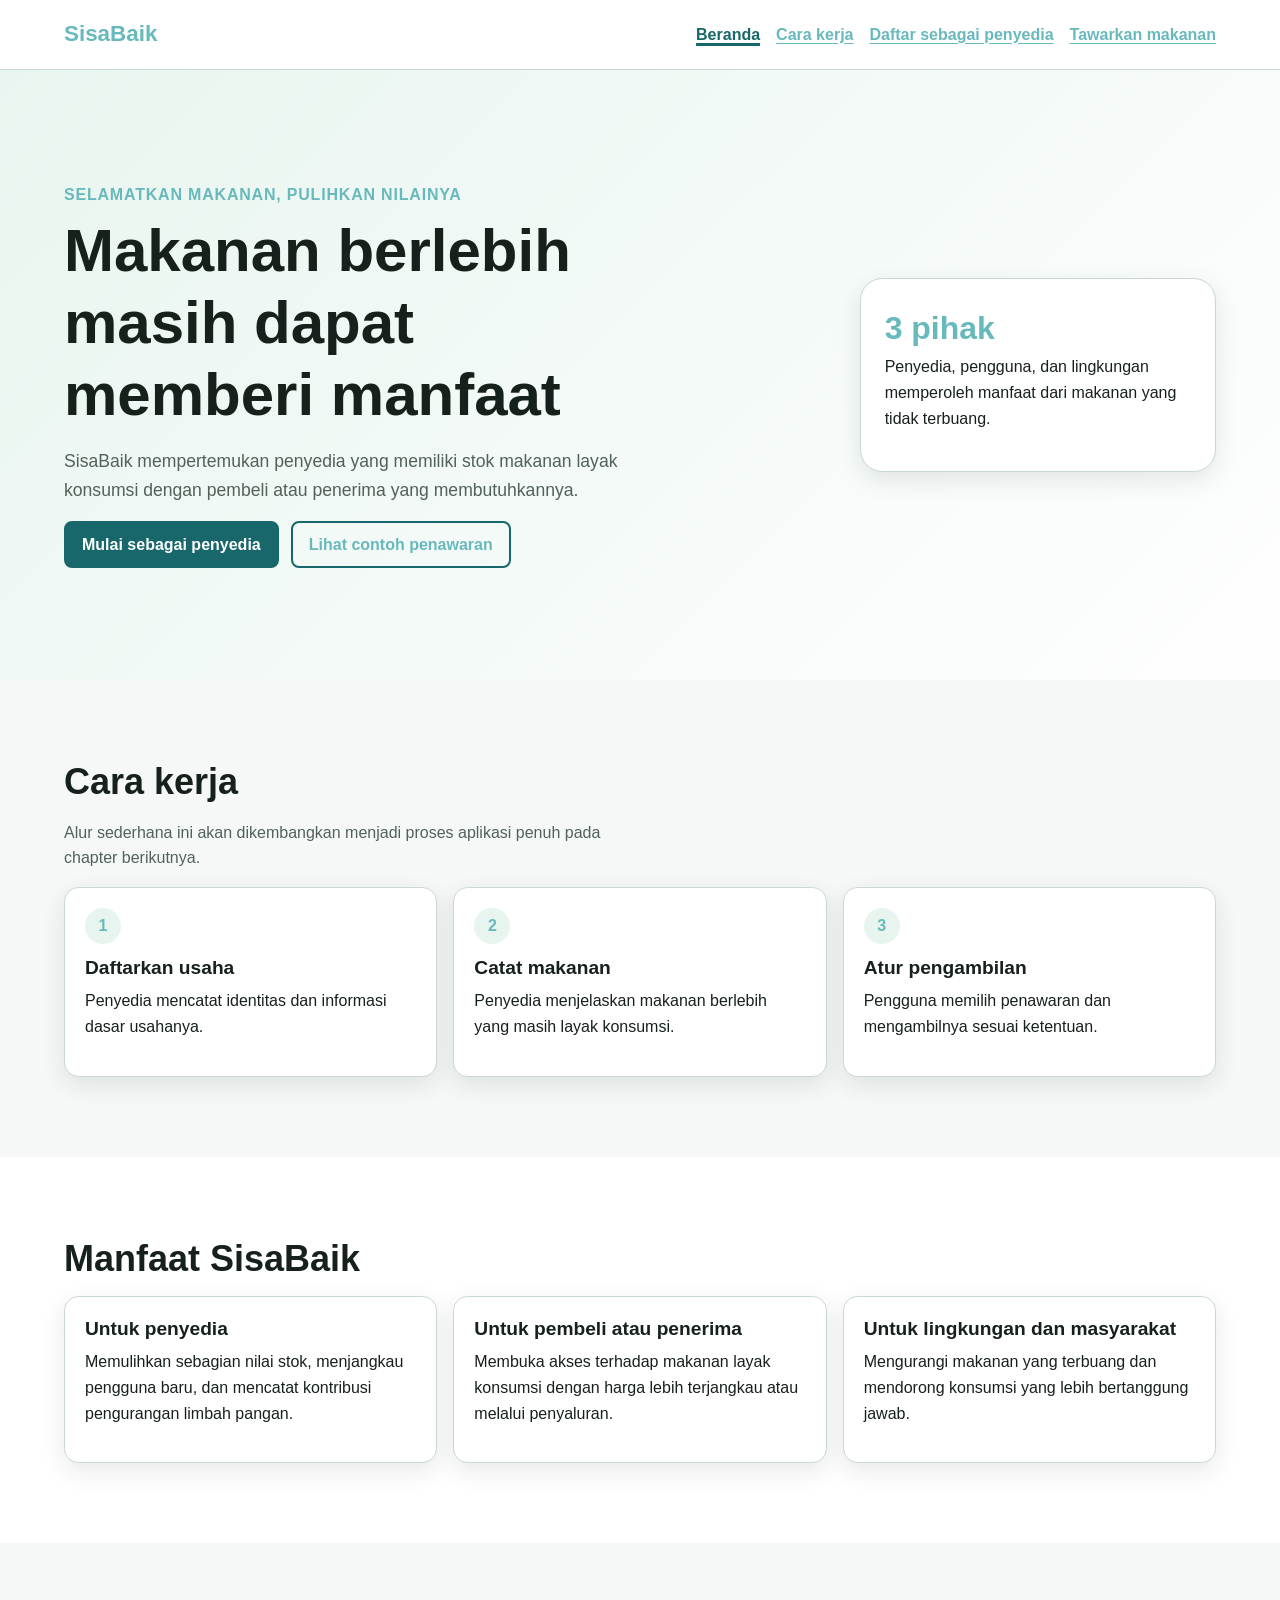
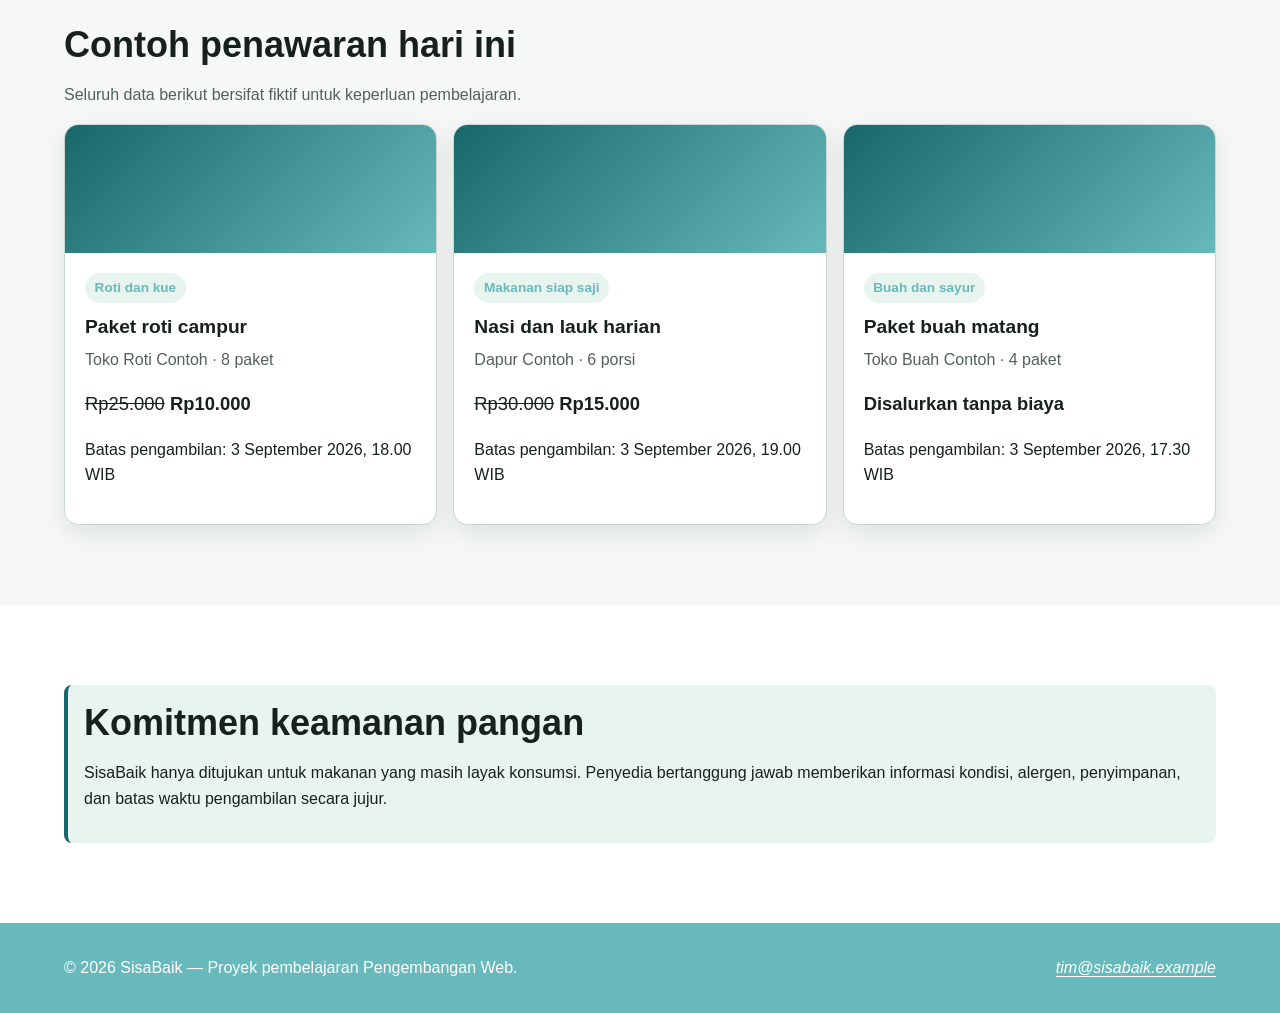
<file: index.html>
<!doctype html>
<html lang="id">
 <head>
 <meta charset="utf-8">
 <meta name="viewport" content="width=device-width, initial-scale=1">
 <meta name="description" content="SisaBaik membantu penyedia menawarkan makanan berlebih agar tetap bernilai,
terjangkau, dan tidak terbuang.">
 <title>Beranda | SisaBaik</title>
 <link rel="stylesheet" href="styles.css">
 </head>
 <body>
 <a class="skip-link" href="#konten-utama">Lewati ke konten utama</a>
 <header class="site-header">
 <div class="container header-layout">
 <p class="brand">SisaBaik</p>
 <nav aria-label="Navigasi utama">
 <ul class="nav-list">
 <li><a href="index.html" aria-current="page">Beranda</a></li>
 <li><a href="#cara-kerja">Cara kerja</a></li>
 <li><a href="daftar-penyedia.html">Daftar sebagai penyedia</a></li>
 <li><a href="tawarkan-makanan.html">Tawarkan makanan</a></li>
 </ul>
 </nav>
 </div>
 </header>
 <main id="konten-utama" tabindex="-1">
 <section class="hero" aria-labelledby="judul-utama">
 <div class="container hero-layout">
 <div>
 <p class="eyebrow">Selamatkan makanan, pulihkan nilainya</p>
 <h1 id="judul-utama">Makanan berlebih masih dapat memberi manfaat</h1>
 <p class="lead">SisaBaik mempertemukan penyedia yang memiliki stok makanan layak konsumsi dengan pembeli
atau penerima yang membutuhkannya.</p>
 <div class="button-group">
 <a class="button" href="daftar-penyedia.html">Mulai sebagai penyedia</a>
 <a class="button button-secondary" href="#penawaran-contoh">Lihat contoh penawaran</a>
 </div>
 </div>
 <aside class="hero-panel" aria-label="Ringkasan manfaat SisaBaik">
 <strong>3 pihak</strong>
 <p>Penyedia, pengguna, dan lingkungan memperoleh manfaat dari makanan yang tidak terbuang.</p>
 </aside>
 </div>
 </section>
 <section class="section" id="cara-kerja" aria-labelledby="judul-cara-kerja">
 <div class="container">
 <h2 id="judul-cara-kerja">Cara kerja</h2>
 <p class="section-intro">Alur sederhana ini akan dikembangkan menjadi proses aplikasi penuh pada chapter
berikutnya.</p>
 <div class="steps-grid">
 <article class="card">
 <span class="step-number" aria-hidden="true">1</span>
 <h3>Daftarkan usaha</h3>
 <p>Penyedia mencatat identitas dan informasi dasar usahanya.</p>
 </article>
 <article class="card">
 <span class="step-number" aria-hidden="true">2</span>
 <h3>Catat makanan</h3>
 <p>Penyedia menjelaskan makanan berlebih yang masih layak konsumsi.</p>
 </article>
 <article class="card">
 <span class="step-number" aria-hidden="true">3</span>
 <h3>Atur pengambilan</h3>
 <p>Pengguna memilih penawaran dan mengambilnya sesuai ketentuan.</p>
 </article>
 </div>
 </div>
 </section>
 <section class="section section-alt" aria-labelledby="judul-manfaat">
 <div class="container">
 <h2 id="judul-manfaat">Manfaat SisaBaik</h2>
 <div class="benefit-grid">
 <article class="card">
 <h3>Untuk penyedia</h3>
 <p>Memulihkan sebagian nilai stok, menjangkau pengguna baru, dan mencatat kontribusi pengurangan limbah
pangan.</p>
 </article>
 <article class="card">
 <h3>Untuk pembeli atau penerima</h3>
 <p>Membuka akses terhadap makanan layak konsumsi dengan harga lebih terjangkau atau melalui
penyaluran.</p>
 </article>
 <article class="card">
 <h3>Untuk lingkungan dan masyarakat</h3>
 <p>Mengurangi makanan yang terbuang dan mendorong konsumsi yang lebih bertanggung jawab.</p>
 </article>
 </div>
 </div>
 </section>
 <section class="section" id="penawaran-contoh" aria-labelledby="judul-penawaran">
 <div class="container">
 <h2 id="judul-penawaran">Contoh penawaran hari ini</h2>
 <p class="section-intro">Seluruh data berikut bersifat fiktif untuk keperluan pembelajaran.</p>
 <div class="offer-grid">
 <article class="offer-card">
 <div class="offer-card__visual" aria-hidden="true"></div>
 <div class="offer-card__content">
 <span class="badge">Roti dan kue</span>
 <h3>Paket roti campur</h3>
 <p class="offer-card__meta">Toko Roti Contoh · <data value="8">8 paket</data></p>
 <p class="offer-card__price"><del>Rp25.000</del> <strong>Rp10.000</strong></p>
 <p>Batas pengambilan: <time datetime="2026-09-03T18:00:00+07:00">3 September 2026, 18.00
WIB</time></p>
 </div>
 </article>
 <article class="offer-card">
 <div class="offer-card__visual" aria-hidden="true"></div>
 <div class="offer-card__content">
 <span class="badge">Makanan siap saji</span>
 <h3>Nasi dan lauk harian</h3>
 <p class="offer-card__meta">Dapur Contoh · <data value="6">6 porsi</data></p>
 <p class="offer-card__price"><del>Rp30.000</del> <strong>Rp15.000</strong></p>
 <p>Batas pengambilan: <time datetime="2026-09-03T19:00:00+07:00">3 September 2026, 19.00
WIB</time></p>
 </div>
 </article>
 <article class="offer-card">
 <div class="offer-card__visual" aria-hidden="true"></div>
 <div class="offer-card__content">
 <span class="badge">Buah dan sayur</span>
 <h3>Paket buah matang</h3>
 <p class="offer-card__meta">Toko Buah Contoh · <data value="4">4 paket</data></p>
 <p class="offer-card__price"><strong>Disalurkan tanpa biaya</strong></p>
 <p>Batas pengambilan: <time datetime="2026-09-03T17:30:00+07:00">3 September 2026, 17.30
WIB</time></p>
 </div>
 </article>
 </div>
 </div>
 </section>
 <section class="section section-alt" aria-labelledby="judul-keamanan">
 <div class="container">
 <div class="notice">
 <h2 id="judul-keamanan">Komitmen keamanan pangan</h2>
 <p>SisaBaik hanya ditujukan untuk makanan yang masih layak konsumsi. Penyedia bertanggung jawab memberikan
informasi kondisi, alergen, penyimpanan, dan batas waktu pengambilan secara jujur.</p>
 </div>
 </div>
 </section>
 </main>
 <footer class="site-footer">
 <div class="container footer-layout">
 <p>&copy; 2026 SisaBaik — Proyek pembelajaran Pengembangan Web.</p>
 <address><a href="mailto:tim@sisabaik.example">tim@sisabaik.example</a></address>
 </div>
 </footer>
</body>
</html>
</file>
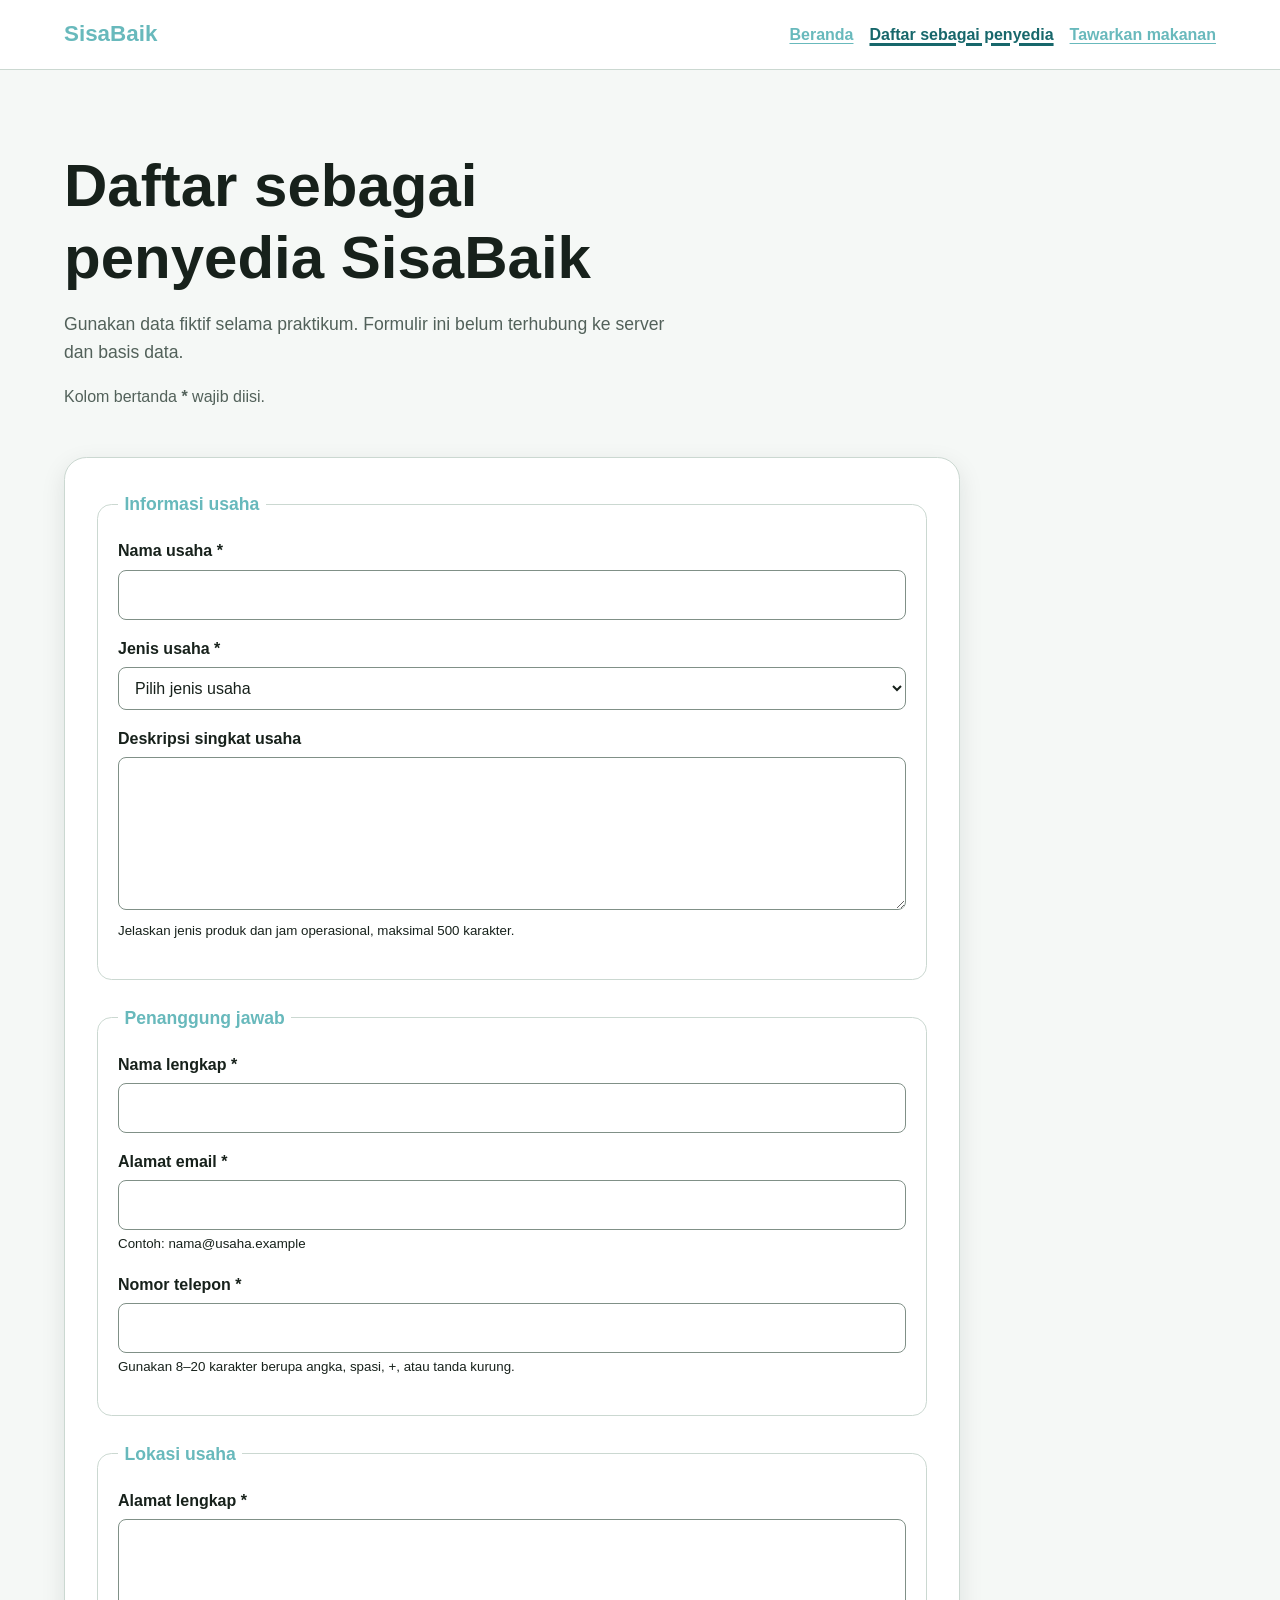
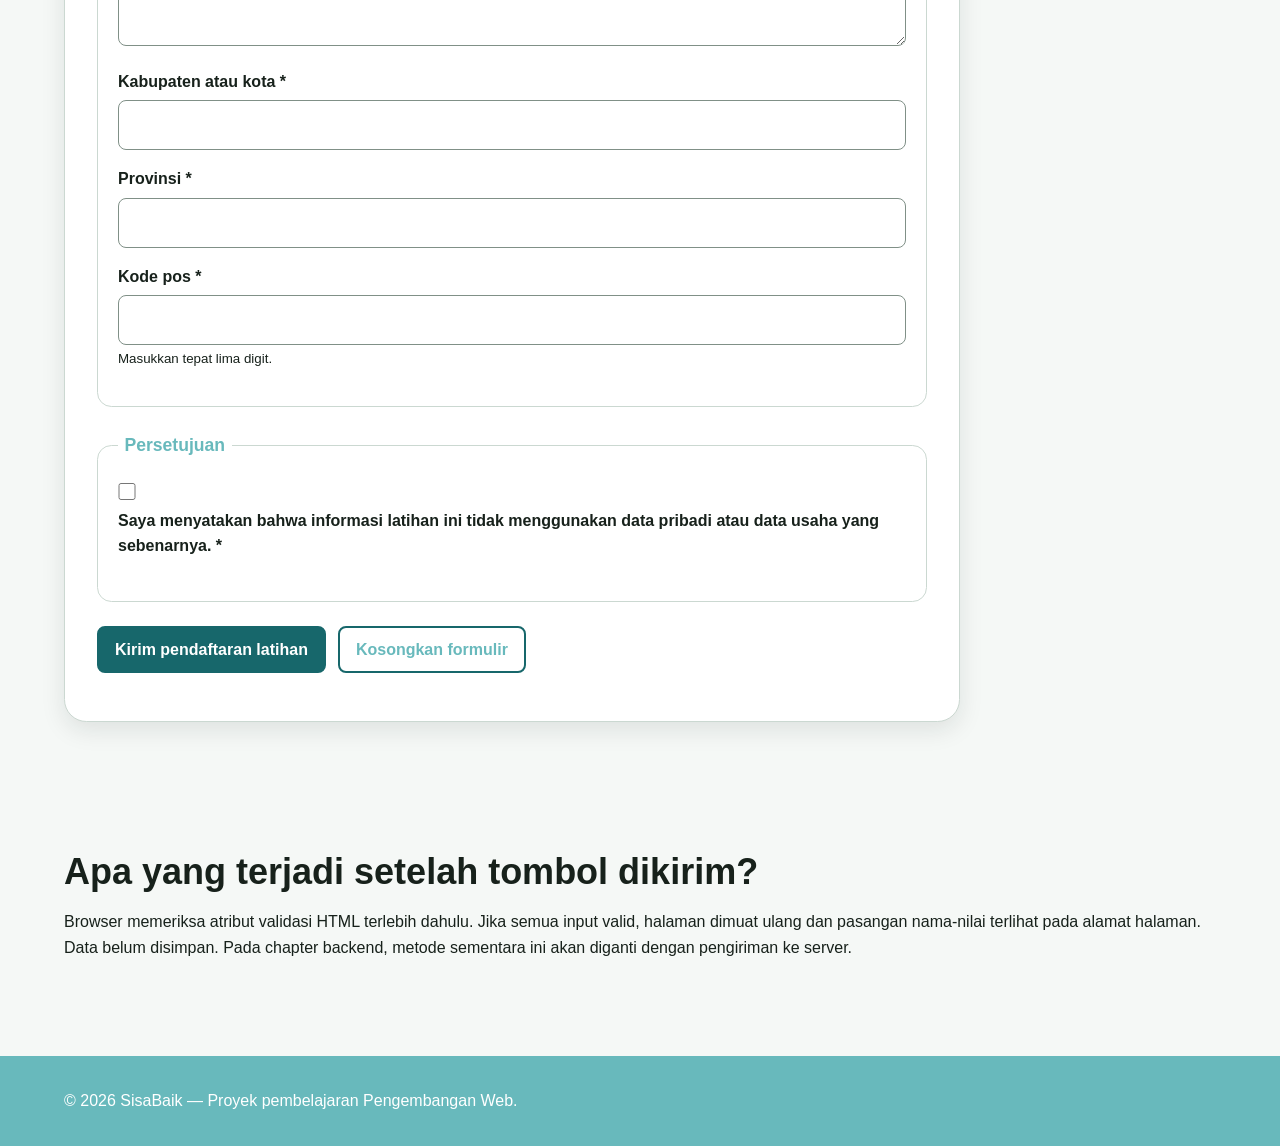
<file: daftar-penyedia.html>
<!doctype html> 
<html lang="id"> 
  <head> 
   <script src="app.js" defer></script>
    <meta charset="utf-8"> 
    <meta name="viewport" content="width=device-width, initial-scale=1"> 
    <meta 
      name="description" 
      content="Formulir prototipe untuk mendaftarkan usaha sebagai penyedia makanan di SisaBaik." 
    > 
    <title>Daftar Penyedia | SisaBaik</title> 
    <link rel="stylesheet" href="styles.css"> 
    <script src="app.js" defer></script>
  </head> 
  <body> 
    <a class="skip-link" href="#konten-utama">Lewati ke konten utama</a> 
 
    <header class="site-header"> 
      <div class="container header-layout"> 
        <p class="brand">SisaBaik</p> 
        <nav aria-label="Navigasi utama"> 
          <ul class="nav-list"> 
            <li><a href="index.html">Beranda</a></li> 
            <li> 
              <a href="daftar-penyedia.html" aria-current="page"> 
                Daftar sebagai penyedia 
              </a> 
            </li> 
            <li><a href="tawarkan-makanan.html">Tawarkan makanan</a></li> 
          </ul> 
        </nav> 
      </div> 
    </header> 
 
    <main class="container" id="konten-utama" tabindex="-1"> 
      <div class="page-heading"> 
        <h1>Daftar sebagai penyedia SisaBaik</h1> 
        <p class="lead"> 
            Gunakan data fiktif selama praktikum. Formulir ini belum terhubung ke 
          server dan basis data. 
        </p> 
        <p class="required-note" id="petunjuk-wajib">Kolom bertanda <strong>*</strong> wajib diisi.</p> 
      </div> 
 
      <form 
        class="form-card" 
        action="daftar-penyedia.html" 
        method="get" 
        aria-describedby="petunjuk-wajib" 
      > 
        <fieldset class="form-section"> 
          <legend>Informasi usaha</legend> 
 
          <p> 
            <label for="nama-usaha">Nama usaha *</label><br> 
            <input 
              type="text" 
              id="nama-usaha" 
              name="nama_usaha" 
              autocomplete="organization" 
              minlength="3" 
              maxlength="100" 
              required 
            > 
          </p> 
 
          <p> 
            <label for="jenis-usaha">Jenis usaha *</label><br> 
            <select id="jenis-usaha" name="jenis_usaha" required> 
              <option value="">Pilih jenis usaha</option> 
              <option value="restoran">Restoran</option> 
              <option value="toko-roti">Toko roti</option> 
              <option value="katering">Katering</option> 
              <option value="ritel">Toko ritel</option> 
 <option value="hotel">Hotel atau penginapan</option> 
              <option value="lainnya">Lainnya</option> 
            </select> 
          </p> 
 
          <p> 
            <label for="deskripsi-usaha">Deskripsi singkat usaha</label><br> 
            <textarea 
              id="deskripsi-usaha" 
              name="deskripsi_usaha" 
              rows="5" 
              maxlength="500" 
              aria-describedby="bantuan-deskripsi" 
            ></textarea><br> 
            <small id="bantuan-deskripsi"> 
              Jelaskan jenis produk dan jam operasional, maksimal 500 karakter. 
            </small> 
          </p> 
        </fieldset> 
 
        <fieldset class="form-section"> 
          <legend>Penanggung jawab</legend> 
 
          <p> 
            <label for="nama-penanggung-jawab">Nama lengkap *</label><br> 
            <input 
              type="text" 
              id="nama-penanggung-jawab" 
              name="nama_penanggung_jawab" 
              autocomplete="name" 
              minlength="3" 
              maxlength="100" 
              required 
            > 
          </p>
           <p> 
            <label for="email">Alamat email *</label><br> 
            <input 
              type="email" 
              id="email" 
              name="email" 
              autocomplete="email" 
              maxlength="254" 
              aria-describedby="bantuan-email" 
              required 
            ><br> 
            <small id="bantuan-email">Contoh: nama@usaha.example</small> 
          </p> 
 
          <p> 
            <label for="telepon">Nomor telepon *</label><br> 
            <input 
              type="tel" 
              id="telepon" 
              name="telepon" 
              autocomplete="tel" 
              inputmode="tel" 
              pattern="[0-9+() ]{8,20}" 
              aria-describedby="bantuan-telepon" 
              required 
            ><br> 
            <small id="bantuan-telepon"> 
              Gunakan 8–20 karakter berupa angka, spasi, +, atau tanda kurung. 
            </small> 
          </p> 
        </fieldset> 
 
        <fieldset class="form-section"> 
          <legend>Lokasi usaha</legend> 
 
          <p>
             <label for="alamat">Alamat lengkap *</label><br> 
            <textarea 
              id="alamat" 
              name="alamat" 
              rows="4" 
              autocomplete="street-address" 
              minlength="10" 
              maxlength="250" 
              required 
            ></textarea> 
          </p> 
 
          <p> 
            <label for="kota">Kabupaten atau kota *</label><br> 
            <input 
              type="text" 
              id="kota" 
              name="kota" 
              autocomplete="address-level2" 
              maxlength="100" 
              required 
            > 
          </p> 
 
          <p> 
            <label for="provinsi">Provinsi *</label><br> 
            <input 
              type="text" 
              id="provinsi" 
              name="provinsi" 
              autocomplete="address-level1" 
              maxlength="100" 
              required 
            > 
          </p>
           <p> 
            <label for="kode-pos">Kode pos *</label><br> 
            <input 
              type="text" 
              id="kode-pos" 
              name="kode_pos" 
              autocomplete="postal-code" 
              inputmode="numeric" 
              pattern="[0-9]{5}" 
              aria-describedby="bantuan-kode-pos" 
              required 
            ><br> 
            <small id="bantuan-kode-pos">Masukkan tepat lima digit.</small> 
          </p> 
        </fieldset> 
 
        <fieldset class="form-section"> 
          <legend>Persetujuan</legend> 
          <p> 
            <input 
              type="checkbox" 
              id="persetujuan" 
              name="persetujuan" 
              value="setuju" 
              required 
            > 
            <label for="persetujuan"> 
              Saya menyatakan bahwa informasi latihan ini tidak menggunakan 
              data pribadi atau data usaha yang sebenarnya. * 
            </label> 
          </p> 
        </fieldset> 
 
        <p class="form-actions"> 
          <button class="button" type="submit">Kirim pendaftaran latihan</button> 
          <button class="button button-secondary" type="reset">Kosongkan formulir</button>
            </p> 
      </form> 
 
      <section class="section" aria-labelledby="catatan-prototipe"> 
        <h2 id="catatan-prototipe">Apa yang terjadi setelah tombol dikirim?</h2> 
        <p> 
          Browser memeriksa atribut validasi HTML terlebih dahulu. Jika semua 
          input valid, halaman dimuat ulang dan pasangan nama-nilai terlihat 
          pada alamat halaman. Data belum disimpan. Pada chapter backend, 
          metode sementara ini akan diganti dengan pengiriman ke server. 
        </p> 
      </section> 
    </main> 
 
    <footer class="site-footer"> 
      <div class="container footer-layout"> 
        <p>&copy; 2026 SisaBaik — Proyek pembelajaran Pengembangan Web.</p> 
      </div> 
    </footer> 
  </body> 
</html>
</file>
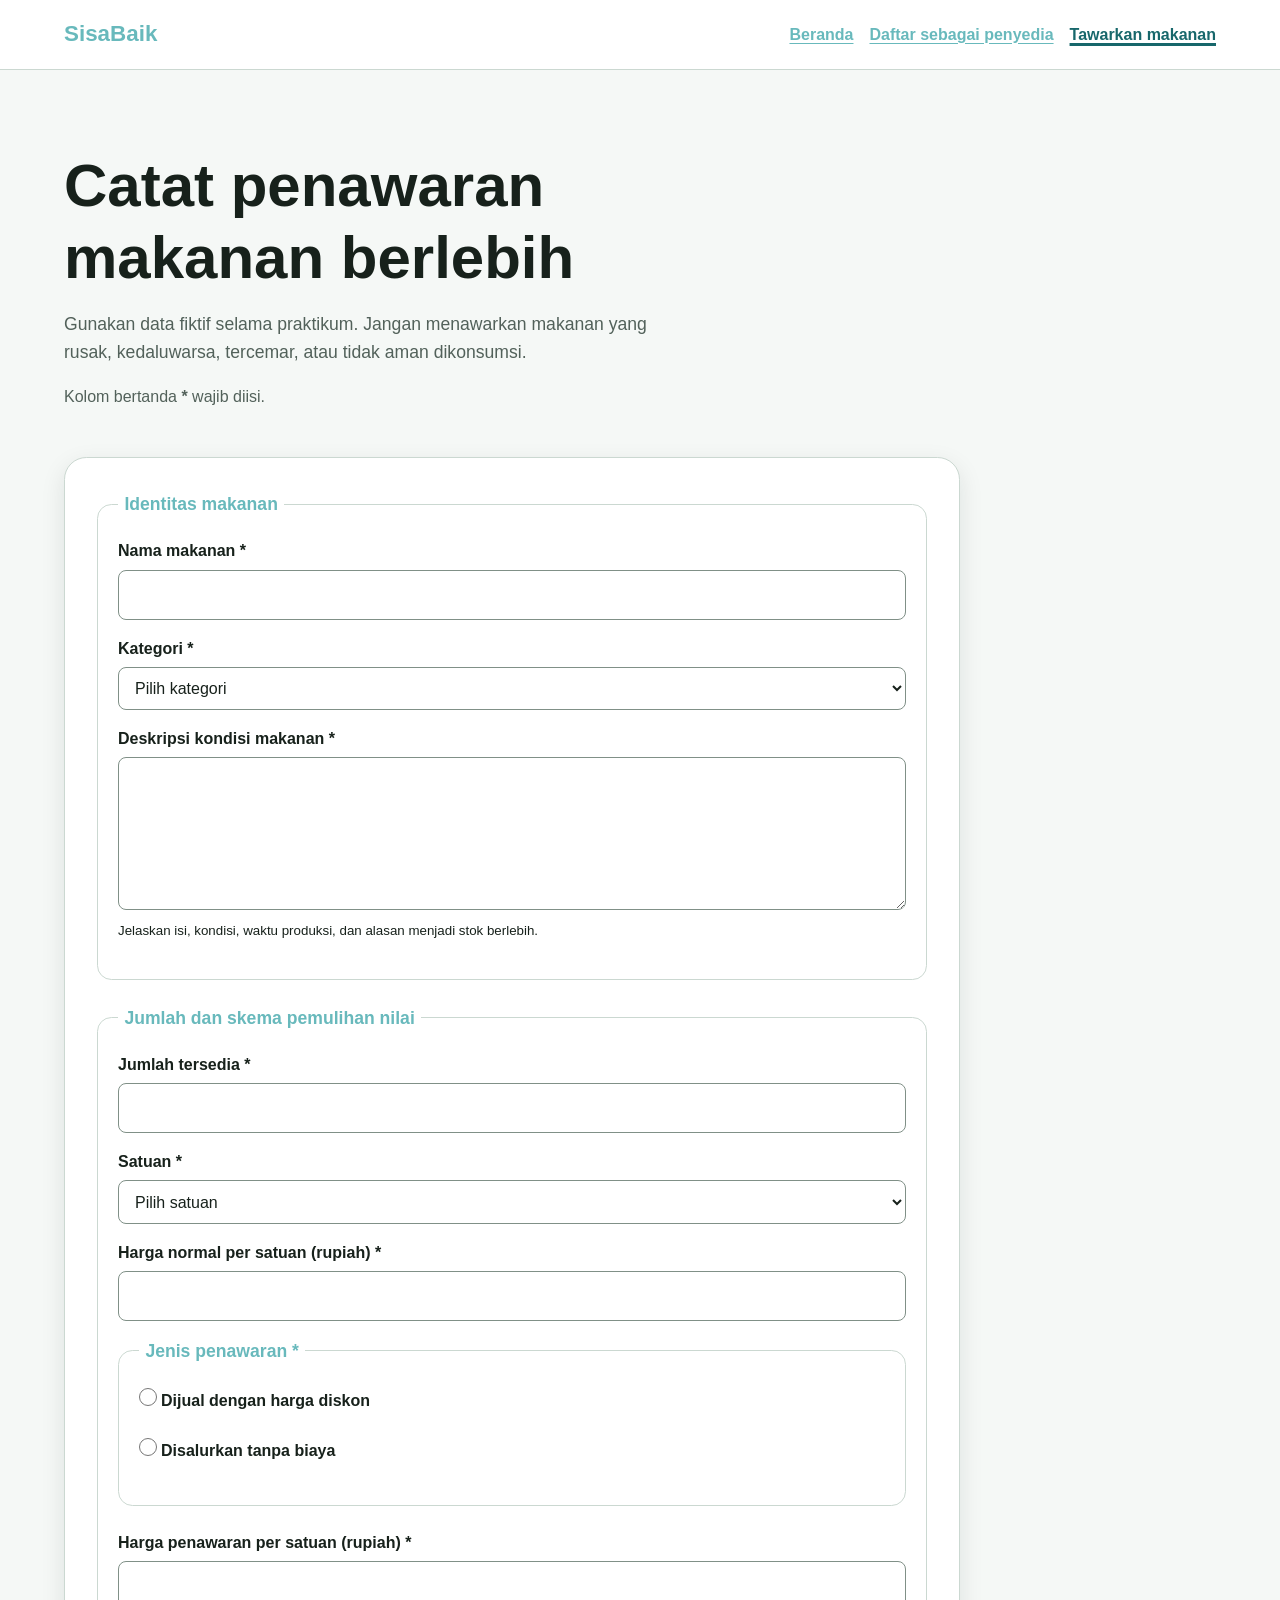
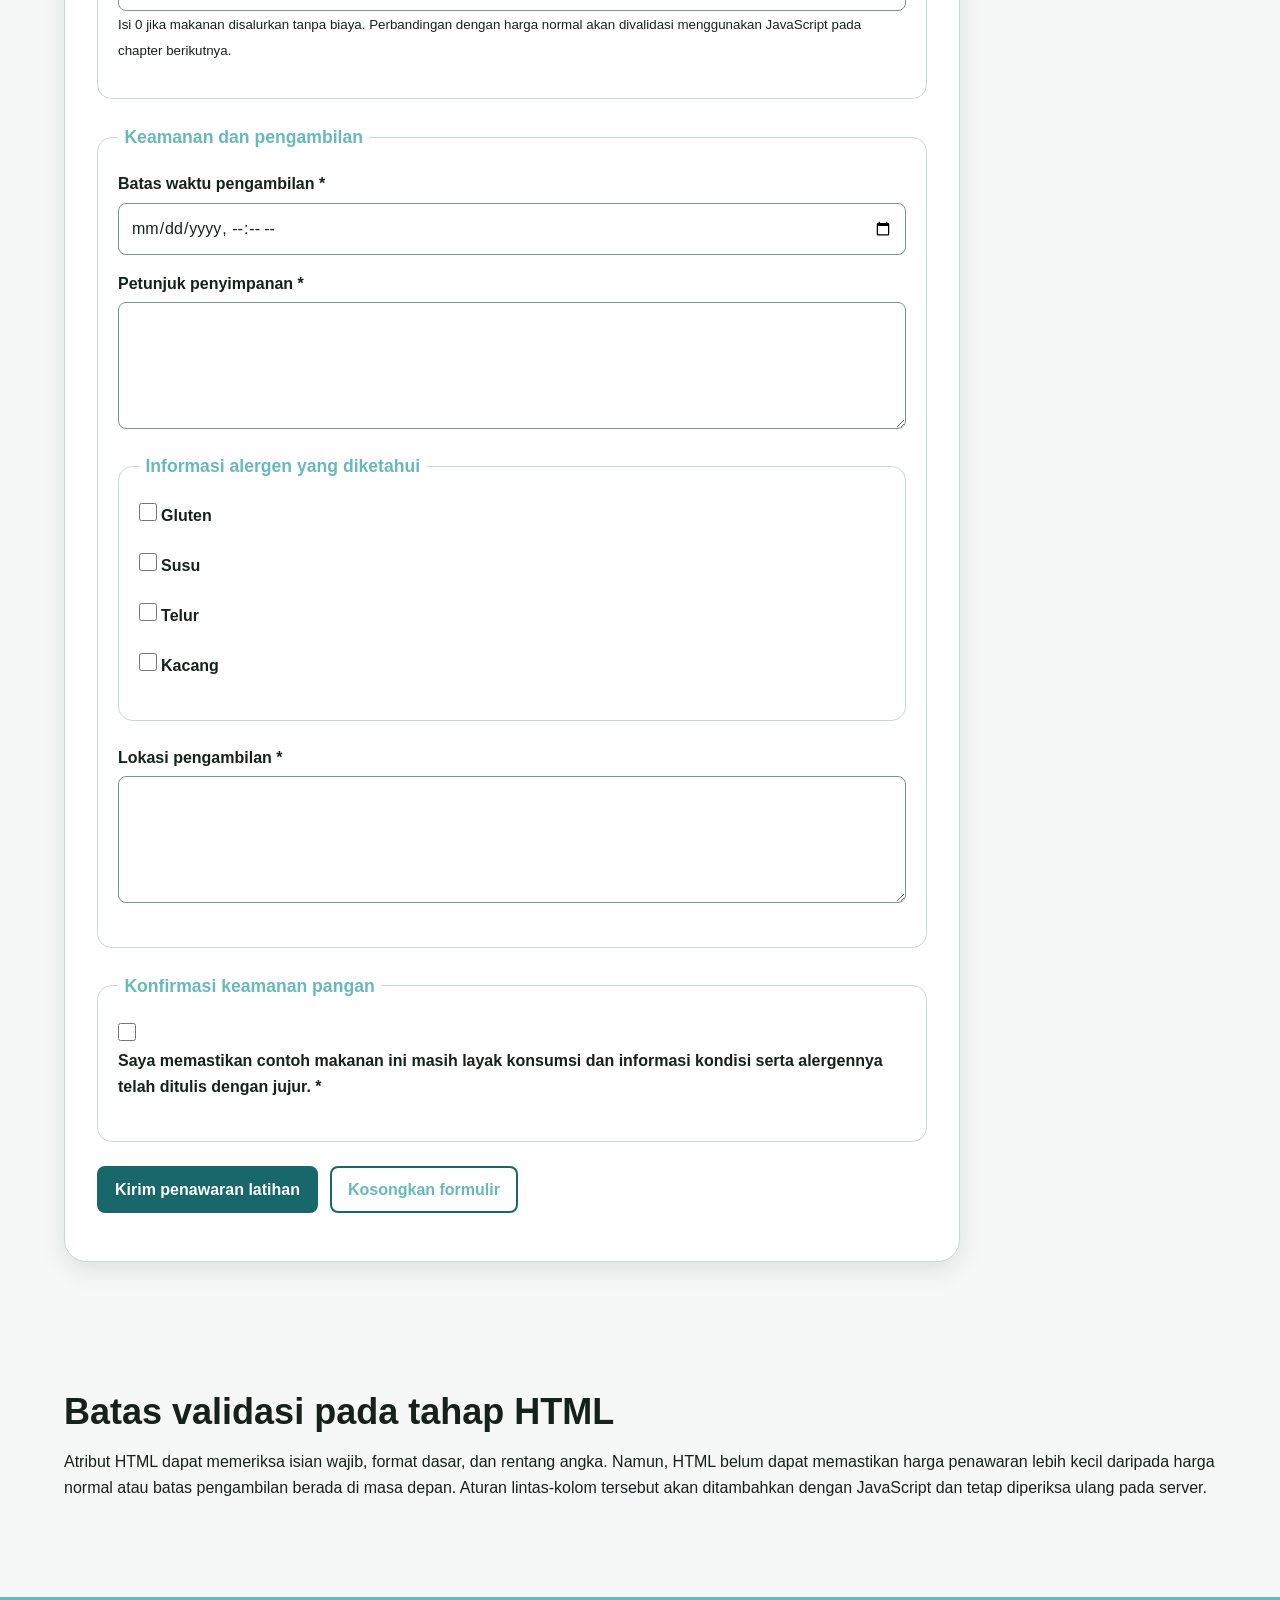
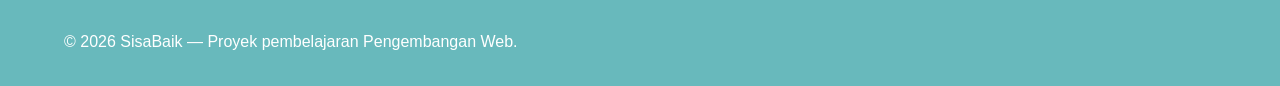
<file: tawarkan-makanan.html>
<!doctype html>
<html lang="id">
  <head>
   <script src="app.js" defer></script>
<form id="form-penawaran" action="tawarkan-makanan.html" method="get" aria-describedby="petunjuk-wajib">
    <meta charset="utf-8" />
    <meta name="viewport" content="width=device-width, initial-scale=1" />
    <meta
      name="description"
      content="Formulir prototipe untuk mencatat makanan berlebih yang akan ditawarkan melalui SisaBaik."
    />
    <title>Tawarkan Makanan | SisaBaik</title>
    <link rel="stylesheet" href="styles.css" />
    <script src="app.js" defer></script>
    <form
      id="form-penawaran"
      action="tawarkan-makanan.html"
      method="get"
      aria-describedby="petunjuk-wajib"
    ></form>
  </head>
  <body>
    <a class="skip-link" href="#konten-utama">Lewati ke konten utama</a>

    <header class="site-header">
      <div class="container header-layout">
        <p class="brand">SisaBaik</p>
        <nav aria-label="Navigasi utama">
          <ul class="nav-list">
            <li><a href="index.html">Beranda</a></li>
            <li><a href="daftar-penyedia.html">Daftar sebagai penyedia</a></li>
            <li>
              <a href="tawarkan-makanan.html" aria-current="page">
                Tawarkan makanan
              </a>
            </li>
          </ul>
        </nav>
      </div>
    </header>

    <main class="container" id="konten-utama" tabindex="-1">
      <div class="page-heading">
        <h1>Catat penawaran makanan berlebih</h1>
        <p class="lead">
          Gunakan data fiktif selama praktikum. Jangan menawarkan makanan yang
          rusak, kedaluwarsa, tercemar, atau tidak aman dikonsumsi.
        </p>
        <p class="required-note" id="petunjuk-wajib">
          Kolom bertanda <strong>*</strong> wajib diisi.
        </p>
      </div>

      <form
        class="form-card"
        action="tawarkan-makanan.html"
        method="get"
        aria-describedby="petunjuk-wajib"
      >
        <fieldset class="form-section">
          <legend>Identitas makanan</legend>

          <p>
            <label for="nama-makanan">Nama makanan *</label><br />
            <input
              type="text"
              id="nama-makanan"
              name="nama_makanan"
              minlength="3"
              maxlength="120"
              required
            />
          </p>

          <p>
            <label for="kategori">Kategori *</label><br />
            <select id="kategori" name="kategori" required>
              <option value="">Pilih kategori</option>
              <option value="makanan-siap-saji">Makanan siap saji</option>
              <option value="roti-kue">Roti atau kue</option>
              <option value="buah-sayur">Buah atau sayur</option>
              <option value="minuman">Minuman</option>
              <option value="bahan-pangan">Bahan pangan</option>
              <option value="lainnya">Lainnya</option>
            </select>
          </p>

          <p>
            <label for="deskripsi-makanan">Deskripsi kondisi makanan *</label
            ><br />
            <textarea
              id="deskripsi-makanan"
              name="deskripsi_makanan"
              rows="5"
              minlength="20"
              maxlength="600"
              aria-describedby="bantuan-deskripsi-makanan"
              required
            ></textarea
            ><br />
            <small id="bantuan-deskripsi-makanan">
              Jelaskan isi, kondisi, waktu produksi, dan alasan menjadi stok
              berlebih.
            </small>
          </p>
        </fieldset>

        <fieldset class="form-section">
          <legend>Jumlah dan skema pemulihan nilai</legend>

          <p>
            <label for="jumlah">Jumlah tersedia *</label><br />
            <input
              type="number"
              id="jumlah"
              name="jumlah"
              min="1"
              max="1000"
              step="1"
              required
            />
          </p>
          <p>
            <label for="satuan">Satuan *</label><br />
            <select id="satuan" name="satuan" required>
              <option value="">Pilih satuan</option>
              <option value="porsi">Porsi</option>
              <option value="paket">Paket</option>
              <option value="buah">Buah</option>
              <option value="kilogram">Kilogram</option>
              <option value="liter">Liter</option>
            </select>
          </p>

          <p>
            <label for="harga-normal">Harga normal per satuan (rupiah) *</label
            ><br />
            <input
              type="number"
              id="harga-normal"
              name="harga_normal"
              min="0"
              max="10000000"
              step="500"
              required
            />
          </p>

          <fieldset class="form-section">
            <legend>Jenis penawaran *</legend>
            <p>
              <input
                type="radio"
                id="jenis-diskon"
                name="jenis_penawaran"
                value="diskon"
                required
              />
              <label for="jenis-diskon">Dijual dengan harga diskon</label>
            </p>
            <p>
              <input
                type="radio"
                id="jenis-donasi"
                name="jenis_penawaran"
                value="donasi"
              />
              <label for="jenis-donasi">Disalurkan tanpa biaya</label>
            </p>
          </fieldset>

          <p>
            <label for="harga-pemulihan"
              >Harga penawaran per satuan (rupiah) *</label
            ><br />
            <input
              type="number"
              id="harga-pemulihan"
              name="harga_penawaran"
              min="0"
              max="10000000"
              step="500"
              aria-describedby="bantuan-harga"
              required
            /><br />
            <small id="bantuan-harga">
              Isi 0 jika makanan disalurkan tanpa biaya. Perbandingan dengan
              harga normal akan divalidasi menggunakan JavaScript pada chapter
              berikutnya.
            </small>
          </p>
        </fieldset>

        <fieldset class="form-section">
          <legend>Keamanan dan pengambilan</legend>

          <p>
            <label for="batas-pengambilan">Batas waktu pengambilan *</label
            ><br />
            <input
              type="datetime-local"
              id="batas-pengambilan"
              name="batas_pengambilan"
              required
            />
          </p>

          <p>
            <label for="petunjuk-penyimpanan">Petunjuk penyimpanan *</label
            ><br />
            <textarea
              id="petunjuk-penyimpanan"
              name="petunjuk_penyimpanan"
              rows="4"
              minlength="10"
              maxlength="300"
              required
            ></textarea>
          </p>

          <fieldset class="form-section">
            <legend>Informasi alergen yang diketahui</legend>
            <p>
              <input
                type="checkbox"
                id="alergen-gluten"
                name="alergen"
                value="gluten"
              />
              <label for="alergen-gluten">Gluten</label>
            </p>
            <p>
              <input
                type="checkbox"
                id="alergen-susu"
                name="alergen"
                value="susu"
              />
              <label for="alergen-susu">Susu</label>
            </p>
            <p>
              <input
                type="checkbox"
                id="alergen-telur"
                name="alergen"
                value="telur"
              />
              <label for="alergen-telur">Telur</label>
            </p>
            <p>
              <input
                type="checkbox"
                id="alergen-kacang"
                name="alergen"
                value="kacang"
              />
              <label for="alergen-kacang">Kacang</label>
            </p>
          </fieldset>

          <p>
            <label for="lokasi-pengambilan">Lokasi pengambilan *</label><br />
            <textarea
              id="lokasi-pengambilan"
              name="lokasi_pengambilan"
              rows="4"
              autocomplete="street-address"
              minlength="10"
              maxlength="250"
              required
            ></textarea>
          </p>
        </fieldset>

        <fieldset class="form-section">
          <legend>Konfirmasi keamanan pangan</legend>
          <p>
            <input
              type="checkbox"
              id="konfirmasi-keamanan"
              name="konfirmasi_keamanan"
              value="terkonfirmasi"
              required
            />
            <label for="konfirmasi-keamanan">
              Saya memastikan contoh makanan ini masih layak konsumsi dan
              informasi kondisi serta alergennya telah ditulis dengan jujur. *
            </label>
          </p>
        </fieldset>
        <p class="form-actions">
          <button class="button" type="submit">Kirim penawaran latihan</button>
          <button class="button button-secondary" type="reset">
            Kosongkan formulir
          </button>
        </p>
      </form>

      <section class="section" aria-labelledby="batas-validasi-html">
        <h2 id="batas-validasi-html">Batas validasi pada tahap HTML</h2>
        <p>
          Atribut HTML dapat memeriksa isian wajib, format dasar, dan rentang
          angka. Namun, HTML belum dapat memastikan harga penawaran lebih kecil
          daripada harga normal atau batas pengambilan berada di masa depan.
          Aturan lintas-kolom tersebut akan ditambahkan dengan JavaScript dan
          tetap diperiksa ulang pada server.
        </p>
      </section>
    </main>

    <footer class="site-footer">
      <div class="container footer-layout">
        <p>&copy; 2026 SisaBaik — Proyek pembelajaran Pengembangan Web.</p>
      </div>
    </footer>
  </body>
</html>
</file>
<file: styles.css>
:root {
  --color-primary: #17676b;
  --color-primary-dark: #68b9bc;
  --color-primary-soft: #e8f5ef;
  --color-accent: #f2b84b;
  --color-text: #17211b;
  --color-muted: #52615a;
  --color-surface: #ffffff;
  --color-background: #f5f8f6;
  --color-border: #cbd8d1;
  --color-danger: #a52a2a;
  --shadow-card: 0 0.5rem 1.5rem rgb(23 33 27 / 10%);
  --radius-small: 0.5rem;
  --radius-medium: 0.9rem;
  --radius-large: 1.4rem;
  --content-width: 72rem;
}

*,
*::before,
*::after {
  box-sizing: border-box;
}

html {
  scroll-behavior: smooth;
}

body {
  margin: 0;
  background: var(--color-background);
  color: var(--color-text);
  font-family: Arial, Helvetica, sans-serif;
  font-size: 1rem;
  line-height: 1.6;
}

h1,
h2,
h3,
p {
  margin-block-start: 0;
}

h1,
h2,
h3 {
  line-height: 1.2;
}

h1 {
  max-width: 18ch;
  margin-block-end: 1rem;
  font-size: clamp(2rem, 7vw, 3.75rem);
}

h2 {
  margin-block-end: 1rem;
  font-size: clamp(1.5rem, 4vw, 2.25rem);
}

h3 {
  margin-block-end: 0.6rem;
  font-size: 1.2rem;
}

a {
  color: var(--color-primary-dark);
 text-underline-offset: 0.2em;
}

a:hover {
  text-decoration-thickness: 2px;
}

:focus-visible {
  outline: 0.2rem solid var(--color-accent);
  outline-offset: 0.2rem;
}

.skip-link {
  position: absolute;
  inset-block-start: 0.5rem;
  inset-inline-start: 0.5rem;
  z-index: 100;
  padding: 0.7rem 1rem;
  border-radius: var(--radius-small);
  background: var(--color-text);
  color: var(--color-surface);
  transform: translateY(-180%);
}

.skip-link:focus {
  transform: translateY(0);
}

.container {
  width: min(100% - 2rem, var(--content-width));
  margin-inline: auto;
}

.site-header {
  background: var(--color-surface);
  border-block-end: 0.0625rem solid var(--color-border);
}

.header-layout {
  display: flex;
  flex-direction: column;
  gap: 0.75rem;
  padding-block: 1rem;
}

.brand {
  margin: 0;
  color: var(--color-primary-dark);
  font-size: 1.4rem;
  font-weight: 700;
}

.nav-list {
  display: flex;
  flex-wrap: wrap;
  gap: 0.5rem 1rem;
  margin: 0;
  padding: 0;
  list-style: none;
}

.nav-list a {
  display: inline-block;
  padding-block: 0.35rem;
  font-weight: 700;
}

.nav-list a[aria-current="page"] {
  color: var(--color-primary);
  text-decoration-thickness: 0.2em;
}

.hero {
  padding-block: clamp(3rem, 10vw, 7rem);
  background: linear-gradient(135deg, rgb(232 245 239 / 95%), rgb(255 255 255 / 92%));
}

.hero-layout {
  display: grid;
  gap: 2rem;
  align-items: center;
}

.eyebrow {
  margin-block-end: 0.5rem;
  color: var(--color-primary-dark);
  font-weight: 700;
  letter-spacing: 0.05em;
  text-transform: uppercase;
}

.lead {
  max-width: 62ch;
  color: var(--color-muted);
  font-size: 1.1rem;
}

.hero-panel {
  padding: 1.5rem;
  border: 0.0625rem solid var(--color-border);
  border-radius: var(--radius-large);
  background: var(--color-surface);
  box-shadow: var(--shadow-card);
}

.hero-panel strong {
  display: block;
  color: var(--color-primary-dark);
  font-size: 2rem;
}

.button-group,
.form-actions {
  display: flex;
  flex-wrap: wrap;
  gap: 0.75rem;
  align-items: center;
}

.button {
  display: inline-block;
  padding: 0.75rem 1rem;
  border: 0.125rem solid var(--color-primary);
  border-radius: var(--radius-small);
  background: var(--color-primary);
  color: var(--color-surface);
  font: inherit;
  font-weight: 700;
  line-height: 1.2;
  text-decoration: none;
  cursor: pointer;
  transition: background-color 0.2s ease, border-color 0.2s ease;
}

.button:hover {
  background: var(--color-primary-dark);
  border-color: var(--color-primary-dark);
}

.button-secondary {
  background: transparent;
  color: var(--color-primary-dark);
}

.section {
  padding-block: clamp(2.5rem, 7vw, 5rem);
}

.section-alt {
  background: var(--color-surface);
}

.section-intro {
  max-width: 65ch;
  color: var(--color-muted);
}

.steps-grid,
.benefit-grid,
.offer-grid {
  display: grid;
  grid-template-columns: 1fr;
  gap: 1rem;
}

.card {
  padding: 1.25rem;
  border: 0.0625rem solid var(--color-border);
  border-radius: var(--radius-medium);
  background: var(--color-surface);
  box-shadow: var(--shadow-card);
}

.step-number {
  display: inline-grid;
  width: 2.25rem;
  height: 2.25rem;
  margin-block-end: 0.75rem;
  place-items: center;
  border-radius: 50%;
  background: var(--color-primary-soft);
  color: var(--color-primary-dark);
  font-weight: 700;
}

.offer-card {
  display: flex;
  flex-direction: column;
  overflow: hidden;
  border: 0.0625rem solid var(--color-border);
  border-radius: var(--radius-medium);
  background: var(--color-surface);
  box-shadow: var(--shadow-card);
}

.offer-card__visual {
  min-height: 8rem;
  background: linear-gradient(135deg, var(--color-primary), var(--color-primary-dark));
}

.offer-card__content {
  display: flex;
  flex: 1;
  flex-direction: column;
  padding: 1.25rem;
}

.offer-card__meta {
  color: var(--color-muted);
}

.offer-card__price {
  margin-block-start: auto;
  font-size: 1.15rem;
}

.badge {
  display: inline-block;
  width: fit-content;
  margin-block-end: 0.75rem;
  padding: 0.25rem 0.6rem;
  border-radius: 999px;
  background: var(--color-primary-soft);
  color: var(--color-primary-dark);
  font-size: 0.85rem;
  font-weight: 700;
}

.notice {
  padding: 1rem;
  border-inline-start: 0.3rem solid var(--color-primary);
  border-radius: var(--radius-small);
  background: var(--color-primary-soft);
}

.page-heading {
  padding-block: clamp(2.5rem, 7vw, 5rem) 2rem;
}

.form-card {
  max-width: 56rem;
  margin-block-end: 3rem;
  padding: clamp(1rem, 4vw, 2rem);
  border: 0.0625rem solid var(--color-border);
  border-radius: var(--radius-large);
  background: var(--color-surface);
  box-shadow: var(--shadow-card);
}

.form-section {
  margin: 0 0 1.5rem;
  padding: 1.25rem;
  border: 0.0625rem solid var(--color-border);
  border-radius: var(--radius-medium);
}
.form-section legend {
  padding-inline: 0.4rem;
  color: var(--color-primary-dark);
  font-size: 1.1rem;
  font-weight: 700;
}
label {
  display: inline-block;
  margin-block-end: 0.35rem;
  font-weight: 700;
}
input,
select,
textarea {
  width: 100%;
  padding: 0.7rem 0.75rem;
  border: 0.0625rem solid #809087;
  border-radius: var(--radius-small);
  background: var(--color-surface);
  color: var(--color-text);
  font: inherit;
}
textarea {
  resize: vertical;
}
input:focus,
select:focus,
textarea:focus {
  border-color: var(--color-primary-dark);
}
input[type="checkbox"],
input[type="radio"] {
  width: 1.1rem;
  height: 1.1rem;
  margin: 0.2rem 0 0;
  accent-color: var(--color-primary);
}
.required-note {
  color: var(--color-muted);
}
.site-footer {
  padding-block: 2rem;
  background: var(--color-primary-dark);
  color: var(--color-surface);
}
.site-footer a {
  color: var(--color-surface);
}
.footer-layout {
  display: flex;
  flex-direction: column;
  gap: 0.5rem;
}
.footer-layout p,
.footer-layout address {
  margin: 0;
}
@media (min-width: 48rem) {
  .header-layout {
    flex-direction: row;
    justify-content: space-between;
    align-items: center;
  }
  .hero-layout {
    grid-template-columns: minmax(0, 1.5fr) minmax(15rem, 0.7fr);
  }
  .steps-grid,
  .benefit-grid {
    grid-template-columns: repeat(3, minmax(0, 1fr));
  }
  .offer-grid {
    grid-template-columns: repeat(2, minmax(0, 1fr));
  }
  .footer-layout {
    flex-direction: row;
    justify-content: space-between;
    align-items: center;
  }
}
@media (min-width: 68rem) {
  .offer-grid {
    grid-template-columns: repeat(3, minmax(0, 1fr));
  }
}
@media (prefers-reduced-motion: reduce) {
  html {
    scroll-behavior: auto;
  }
  .filter-panel { display:grid; gap:1rem; margin-block:1.5rem; padding:1rem; border:0.0625rem solid var(--color-border);
  border-radius:var(--radius-medium); background:var(--color-surface); }
.filter-panel p { margin:0; }
.status-message { min-height:1.6em; color:var(--color-muted); }
.cart-summary { margin-block-start:1.5rem; padding:1rem; border-radius:var(--radius-medium); background:var(--color-
primary-soft); }
.error-message { color:var(--color-danger); font-weight:700; }
@media (min-width:48rem) { .filter-panel { grid-template-columns:repeat(2,minmax(0,1fr)); } }
}
</file>
